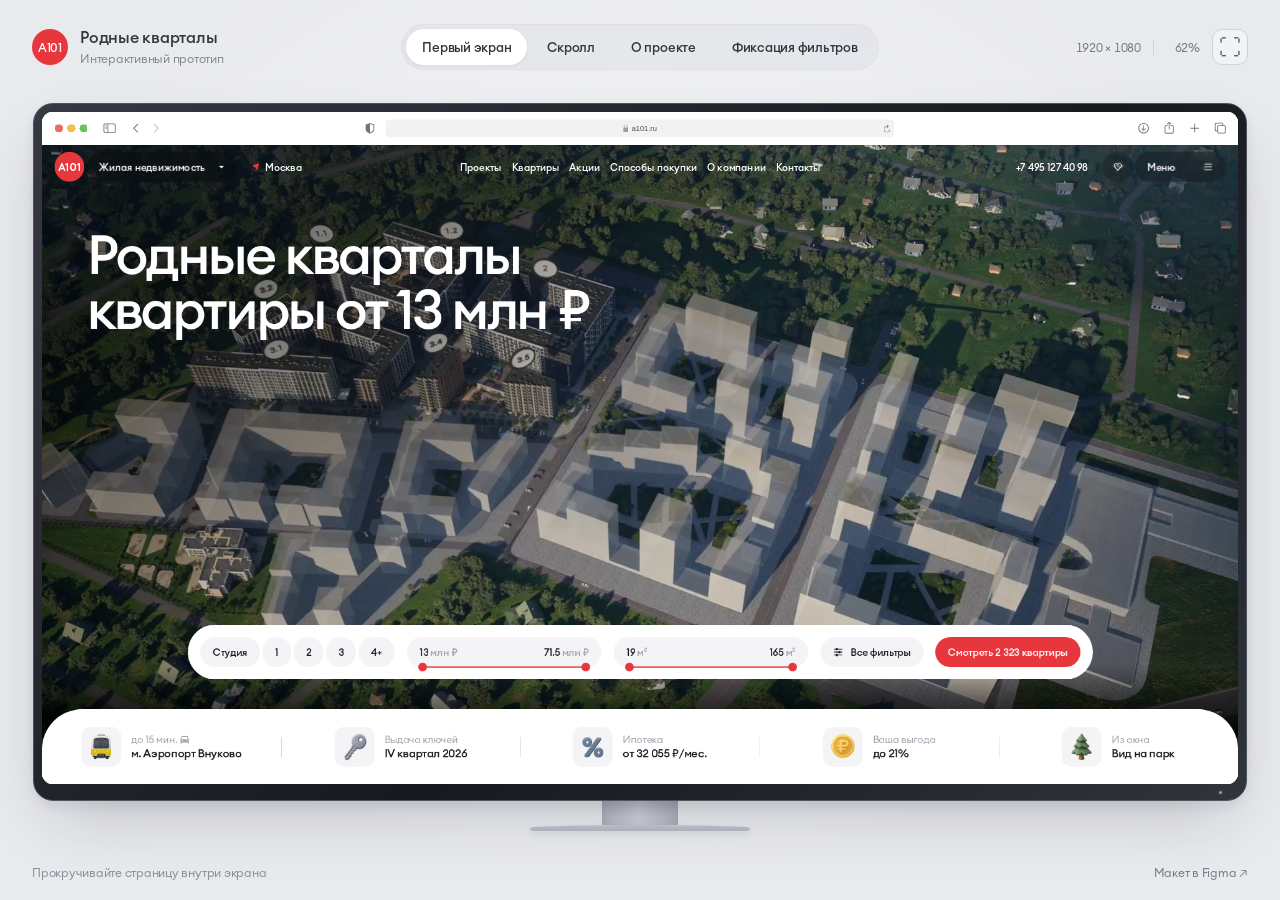
<file: index.html>
<!doctype html>
<html lang="ru">
<head>
  <meta charset="UTF-8">
  <meta name="viewport" content="width=device-width, initial-scale=1">
  <meta name="description" content="Интерактивный прототип А101 в экране 1920 × 1080. Скролл, фильтры и состояния страницы проекта.">
  <title>А101 — Родные кварталы · прототип 1920 × 1080</title>
  <link rel="icon" href="assets/52746.svg" type="image/svg+xml">
  <link rel="stylesheet" href="viewer.css">
  <script src="viewer.js" defer></script>
</head>
<body>
  <header class="viewer-header">
    <div class="viewer-project"><span class="viewer-brand">А101</span><div><h1>Родные кварталы</h1><p>Интерактивный прототип</p></div></div>
    <nav class="viewer-states" aria-label="Состояния прототипа"><button data-scene="top" aria-pressed="true">Первый экран</button><button data-scene="early" aria-pressed="false">Скролл</button><button data-scene="middle" aria-pressed="false">О проекте</button><button data-scene="about" aria-pressed="false">Фиксация фильтров</button></nav>
    <div class="viewer-tools"><span class="viewer-dimensions">1920 × 1080</span><span id="viewer-scale" class="viewer-scale" aria-label="Масштаб экрана">100%</span><button class="fullscreen-button" id="fullscreen-button" aria-label="На весь экран" title="На весь экран">⛶</button></div>
  </header>
  <main id="viewer-area" class="viewer-area" aria-label="Макет экрана">
    <div class="monitor">
      <div class="screen-frame"><div class="screen-window" id="screen-window"><iframe id="prototype-frame" src="scene.html?v=filter-video-20261025" title="Интерактивная страница проекта, экран 1920 на 1080" width="1920" height="1080" loading="eager" allow="autoplay; fullscreen"></iframe></div><span class="monitor-led" aria-hidden="true"></span></div>
      <div class="monitor-neck" aria-hidden="true"></div><div class="monitor-base" aria-hidden="true"></div>
    </div>
  </main>
  <footer class="viewer-footer"><span>Прокручивайте страницу внутри экрана</span><a href="https://www.figma.com/design/fknoyjL2gAd5ZjOf4hX5qn/?node-id=2108-5310" target="_blank" rel="noopener noreferrer">Макет в Figma ↗</a></footer>
</body>
</html>
</file>
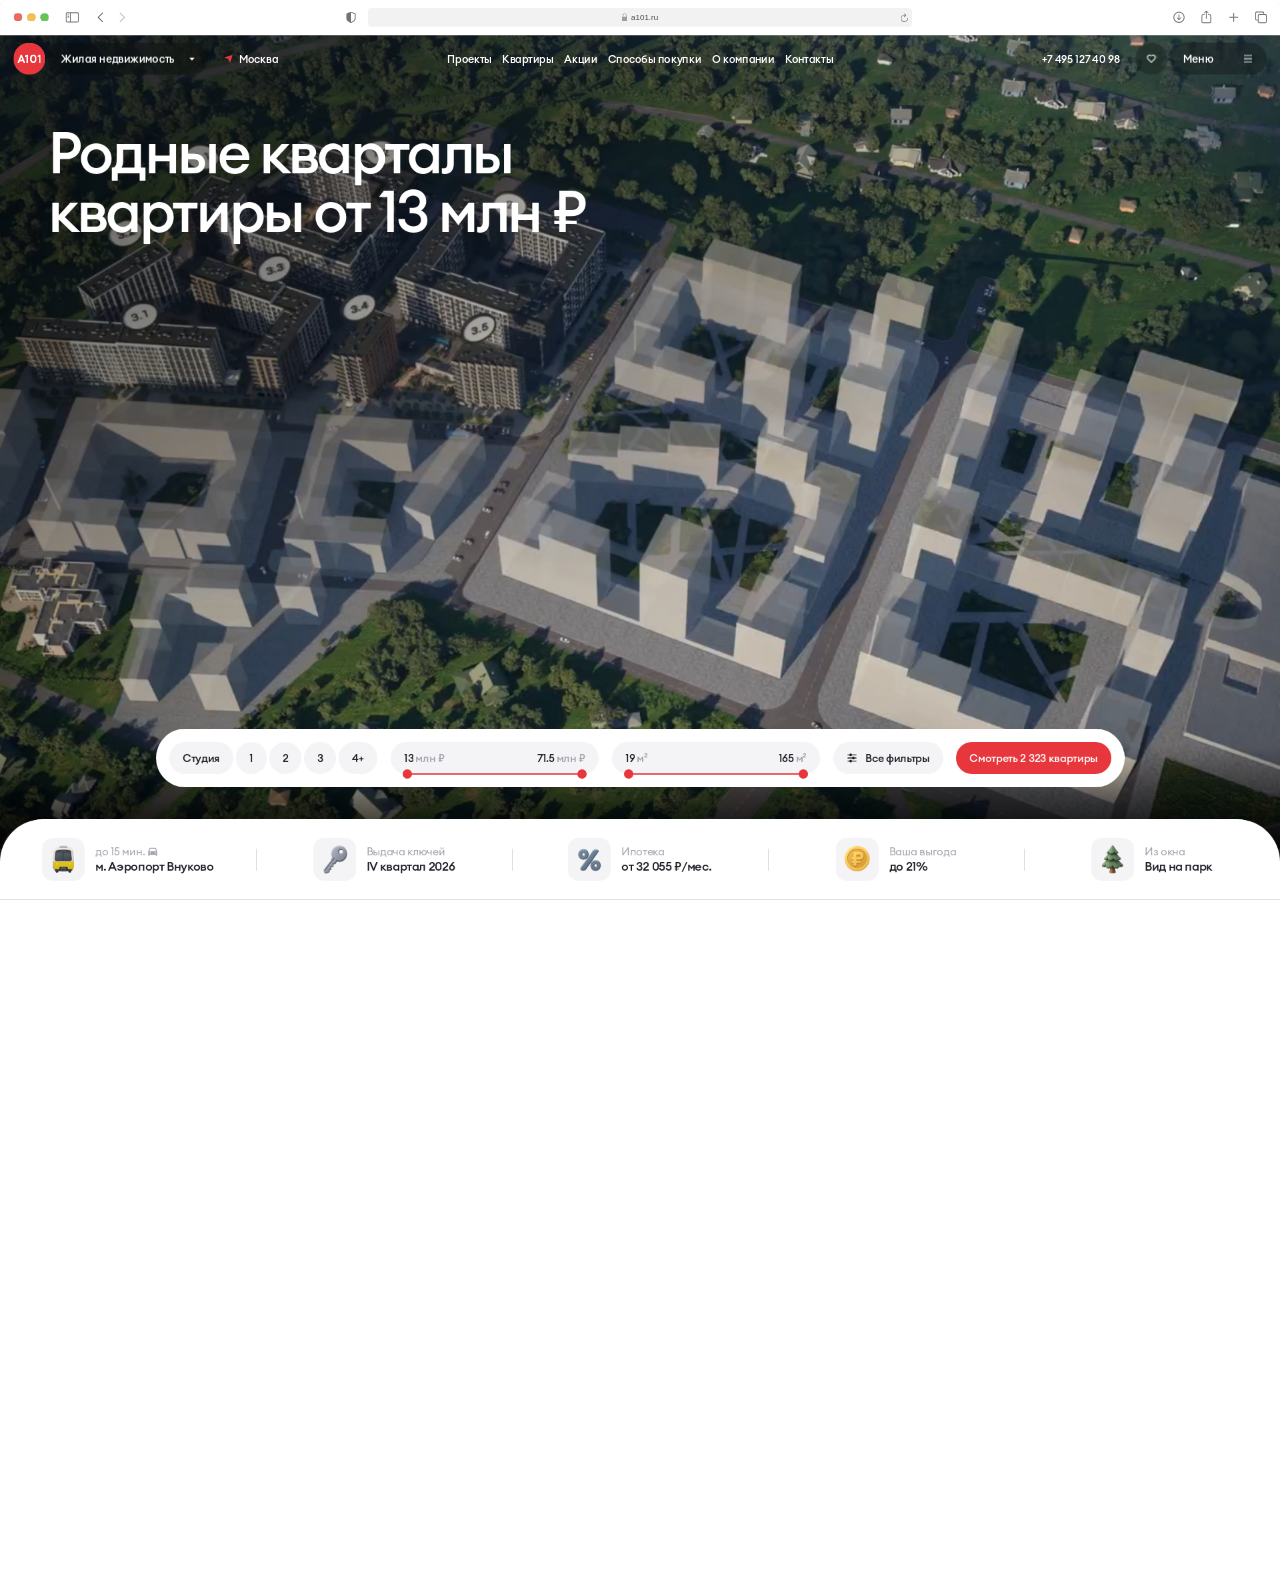
<file: scene.html>
<!doctype html>
<html lang="ru">
<head>
  <meta charset="UTF-8">
  <meta name="viewport" content="width=device-width, initial-scale=1">
  <meta name="description" content="Интерактивный прототип скролла страницы проекта А101. Макет 1920 × 1080.">
  <title>А101 — Родные кварталы · интерактивный прототип</title>
  <link rel="preload" href="assets/EuclidCircularA-Regular.otf" as="font" type="font/otf" crossorigin>
  <link rel="preload" href="assets/EuclidCircularA-Medium.otf" as="font" type="font/otf" crossorigin>
  <link rel="preload" href="assets/hero-poster.png" as="image">
  <link rel="stylesheet" href="style.css?v=filter-20261025">
  <script src="app.js?v=filter-20261025" defer></script>
</head>
<body>
  <div id="scroll-space" aria-hidden="true"></div>
  <div id="viewport">
    <main id="stage" aria-label="Прототип страницы проекта">
      <div class="hero" id="hero" aria-hidden="true">
        <video class="hero-media" id="hero-video" autoplay muted loop playsinline preload="auto" poster="assets/hero-poster.png" tabindex="-1">
          <source src="https://cdn.a101.ru/mmedia/p/pb/v/ea49af1fe4.mp4" type="video/mp4">
        </video>
        <div class="hero-shade"><img src="assets/21bc7.png" alt=""></div>
      </div>
      <h1 id="hero-title">Родные кварталы<br>квартиры от 13 млн ₽</h1>

      <section class="content" id="content" aria-label="О проекте">
        <div class="features" id="features">
          <div class="feature"><div class="feature-image airport"><img src="assets/80356.png" alt=""><span class="airport-overlay"><img src="assets/f2fec.svg" alt=""><img class="airport-final" src="assets/4b6bf.svg" alt=""></span></div><div><div class="feature-label">до 15 мин. <img src="assets/1a2f7.svg" alt="на автомобиле"></div><p>м. Аэропорт Внуково</p></div></div>
          <div class="feature"><div class="feature-image keys"><img src="assets/f619a.png" alt=""></div><div><div class="feature-label">Выдача ключей</div><p>IV квартал 2026</p></div></div>
          <div class="feature"><div class="feature-image percent"><img src="assets/a033f.png" alt=""></div><div><div class="feature-label">Ипотека</div><p>от 32 055 ₽/мес.</p></div></div>
          <div class="feature"><div class="feature-image coins"><img src="assets/3e422.png" alt=""></div><div><div class="feature-label">Ваша выгода</div><p>до 21%</p></div></div>
          <div class="feature"><div class="feature-image tree"><img src="assets/0b14a.png" alt=""></div><div><div class="feature-label">Из окна</div><p>Вид на парк</p></div></div>
        </div>
        <div class="about" id="about">
          <div class="project-text">
            <h2>Искусство<br>счастливой жизни</h2>
            <div class="project-copy">
              <p>В основе проекта — стиль жизни стран Северной Европы, которые стабильно лидируют в «рейтингах счастья». ЖК «Скандинавия» строится на границе Бутовского лесопарка в экологически благоприятной<br>юго-западной части Москвы — для тех, кто выбирает для себя и своей семьи комфорт мегаполиса, но жить предпочитает в окружении природы.</p>
              <p class="more-copy" id="more-copy" hidden>Здесь всё рядом: школы и детские сады, парки для прогулок и пространства для встреч. Выберите квартиру и узнайте больше о проекте с помощью фильтров выше.</p>
              <button class="text-button" id="read-more" aria-expanded="false" aria-controls="more-copy">Читать ещё <img src="assets/00113.svg" alt=""></button>
            </div>
          </div>
          <div class="about-grid">
            <div class="advantage-grid" id="advantage-grid">
              <article class="advantage"><div class="advantage-icon"><img src="assets/f6463.svg" alt=""></div><div><h3>7 садов и 4 школы</h3><p>уже открыты для ваших детей</p></div></article>
              <article class="advantage"><div class="advantage-icon"><img src="assets/5cace.svg" alt=""></div><div><h3>Московская прописка</h3><p>для жителей регионов</p></div></article>
              <article class="advantage"><div class="advantage-icon"><img src="assets/0643e.svg" alt=""></div><div><h3>6 садов и 3 школы</h3><p>проектируются и строятся</p></div></article>
              <article class="advantage"><div class="advantage-icon"><img src="assets/2f4df.svg" alt=""></div><div><h3>Планировки для семей</h3><p>для родителей и детей</p></div></article>
              <article class="advantage"><div class="advantage-icon"><img src="assets/f91ce.svg" alt=""></div><div><h3>Бутовский лесопарк 1610 га</h3><p>в 10 минутах пешком</p></div></article>
              <article class="advantage"><div class="advantage-icon"><img src="assets/cf7ca.svg" alt=""></div><div><h3>100 га пространств</h3><p>парковых и городских</p></div></article>
            </div>
            <div class="gallery" id="gallery" aria-label="Фотографии проекта">
              <div class="gallery-photo-stack"><img src="assets/3e19d.png" alt=""><img id="gallery-image" src="assets/b51b7.png" alt="Дома проекта Скандинавия, деревья и благоустроенная территория"></div>
              <button class="circle gallery-prev" id="gallery-prev" aria-label="Предыдущее фото"><img src="assets/e102f.svg" alt=""></button>
              <button class="circle gallery-next" id="gallery-next" aria-label="Следующее фото"><img src="assets/e102f.svg" alt=""></button>
              <button class="circle gallery-expand" id="gallery-expand" aria-label="Открыть фото на весь экран"><img src="assets/530a2.svg" alt=""></button>
              <div class="pagination" id="pagination"><img src="assets/e2c2f.svg" alt=""><img src="assets/e2c2f.svg" alt=""><span id="gallery-count">3 / 5</span><img src="assets/e2c2f.svg" alt=""><img src="assets/e2c2f.svg" alt=""></div>
            </div>
          </div>
        </div>
      </section>

      <form class="filter" id="filter" aria-label="Подбор квартиры">
        <div class="filter-fields">
          <div class="room-chips" role="group" aria-label="Количество комнат">
            <button type="button" class="chip" aria-pressed="false" data-room="Студия">Студия</button>
            <button type="button" class="chip" aria-pressed="false" data-room="1">1</button>
            <button type="button" class="chip" aria-pressed="false" data-room="2">2</button>
            <button type="button" class="chip" aria-pressed="false" data-room="3">3</button>
            <button type="button" class="chip" aria-pressed="false" data-room="4+">4+</button>
          </div>
          <div class="range-field" data-range="price" role="group" aria-label="Стоимость квартиры"><div class="range-values"><div class="number-fields"><label><span class="sr-only">Минимальная стоимость, млн рублей</span><input name="priceMin" id="price-min" type="number" min="13" max="71.5" step="0.5" value="13"><span>млн ₽</span></label><label><span class="sr-only">Максимальная стоимость, млн рублей</span><input name="priceMax" id="price-max" type="number" min="13" max="71.5" step="0.5" value="71.5"><span>млн ₽</span></label></div><div class="dual-range"><div class="range-track"></div><input type="range" min="13" max="71.5" step="0.5" value="13" aria-label="Нижняя граница стоимости" data-handle="min"><input type="range" min="13" max="71.5" step="0.5" value="71.5" aria-label="Верхняя граница стоимости" data-handle="max"></div></div></div>
          <div class="range-field" data-range="area" role="group" aria-label="Площадь квартиры"><div class="range-values"><div class="number-fields"><label><span class="sr-only">Минимальная площадь, м²</span><input name="areaMin" id="area-min" type="number" min="19" max="165" value="19"><span>м²</span></label><label><span class="sr-only">Максимальная площадь, м²</span><input name="areaMax" id="area-max" type="number" min="19" max="165" value="165"><span>м²</span></label></div><div class="dual-range"><div class="range-track"></div><input type="range" min="19" max="165" value="19" aria-label="Нижняя граница площади" data-handle="min"><input type="range" min="19" max="165" value="165" aria-label="Верхняя граница площади" data-handle="max"></div></div></div>
          <button type="button" class="pill all-filters" id="all-filters"><img src="assets/051d4.svg" alt="">Все фильтры</button>
        </div>
        <button type="submit" class="pill primary" id="results-button">Смотреть 2 323 квартиры</button>
      </form>

      <header class="site-header" id="site-header">
        <div class="header-left">
          <button class="logo" aria-label="А101 — в начало страницы" data-jump="top"><img src="assets/52746.svg" alt=""><img class="logo-one" src="assets/7e5f4.svg" alt=""><img class="logo-two" src="assets/bda00.svg" alt=""><img class="logo-zero" src="assets/86f29.svg" alt=""><img class="logo-a" src="assets/b53a4.svg" alt=""></button>
          <button class="pill property-button" id="property-button" aria-expanded="false">Жилая недвижимость<span class="header-state-icon"><img class="on-transparent" src="assets/e58b8.svg" alt=""><img class="on-white" src="assets/9485f.svg" alt=""></span></button>
          <button class="location-button" id="location-button"><span class="header-state-icon"><img class="on-transparent" src="assets/b36f6.svg" alt=""><img class="on-white" src="assets/63423.svg" alt=""></span>Москва</button>
        </div>
        <nav class="main-nav" aria-label="Основная навигация"><button data-jump="about">Проекты</button><button data-action="results">Квартиры</button><button data-info="Акции">Акции</button><button data-info="Способы покупки">Способы покупки</button><button data-jump="about">О компании</button><button data-info="Контакты">Контакты</button></nav>
        <div class="header-right"><a class="phone" href="tel:+74951274098">+7 495 127 40 98</a><button class="circle favorite" id="favorite" aria-label="Добавить проект в избранное" aria-pressed="false"><span class="header-state-icon"><img class="on-transparent" src="assets/e82b4.svg" alt=""><img class="on-white" src="assets/0d1de.svg" alt=""></span></button><button class="pill menu-button" id="menu-button" aria-expanded="false">Меню<img src="assets/b1612.svg" alt=""></button></div>
      </header>
      <div class="safari-toolbar" aria-hidden="true">
        <img class="traffic" src="assets/1e42e.svg" alt="">
        <img class="safari-sidebar" src="assets/13dcf.svg" alt="">
        <div class="safari-arrows"><img src="assets/2c45d.svg" alt=""><img src="assets/173c6.svg" alt=""></div>
        <div class="safari-address"><img src="assets/e12ef.svg" alt=""><div class="address-box"><span><img src="assets/fe0a3.svg" alt="">a101.ru</span><img src="assets/c9d03.svg" alt=""></div></div>
        <div class="safari-tools"><img src="assets/ceaa2.svg" alt=""><img src="assets/86048.svg" alt=""><img src="assets/a74c0.svg" alt=""><img src="assets/09228.svg" alt=""></div>
      </div>
      <div class="page-menu-wrap" id="page-menu-wrap"><button class="pill page-menu-button" id="page-menu-button" aria-expanded="false">Меню страницы<img src="assets/545d3.svg" alt=""></button></div>
      <div class="popover" id="header-popover" hidden></div>
      <div class="page-popover" id="page-popover" hidden><button data-jump="top">Первый экран</button><button data-jump="middle">Переход к проекту</button><button data-jump="about">О проекте</button><button data-action="results">Выбрать квартиру</button></div>
      <div class="toast" id="toast" role="status" hidden></div>

      <dialog id="dialog"><button class="dialog-close circle" aria-label="Закрыть окно">×</button><div id="dialog-body"></div></dialog>
    </main>
  </div>
  <noscript>Для интерактивного прототипа необходимо включить JavaScript.</noscript>
</body>
</html>
</file>
<file: viewer.css>
@font-face{font-family:Euclid;src:url('assets/EuclidCircularA-Regular.otf') format('opentype');font-weight:400;font-style:normal;font-display:swap}
@font-face{font-family:Euclid;src:url('assets/EuclidCircularA-Medium.otf') format('opentype');font-weight:500;font-style:normal;font-display:swap}
*{box-sizing:border-box}html,body{margin:0;height:100%;overflow:hidden}body{font-family:Euclid,Arial,sans-serif;color:#33363f;background:radial-gradient(ellipse at 50% 42%,#f6f6f8 0%,#e9eaee 70%);font-synthesis:none;-webkit-font-smoothing:antialiased;display:grid;grid-template-rows:auto minmax(0,1fr) auto;gap:18px;padding:24px 32px 18px;letter-spacing:-.24px}button,a{-webkit-tap-highlight-color:transparent}button{font:inherit;letter-spacing:inherit;border:0;cursor:pointer;color:inherit;background:none}button:focus-visible,a:focus-visible{outline:2px solid #e8363d;outline-offset:4px}button:hover{background:#ffffffcc}a{color:inherit;text-decoration:none}a:hover{color:#e8363d}.viewer-header{display:flex;align-items:center;justify-content:space-between;gap:24px;min-height:44px}.viewer-project{display:flex;align-items:center;gap:12px;min-width:240px}.viewer-brand{display:grid;place-items:center;width:36px;height:36px;border-radius:50%;background:#e8363d;color:white;font-size:12px;font-weight:500;letter-spacing:-.4px}.viewer-project h1{margin:0;font-size:16px;line-height:1.2;font-weight:500}.viewer-project p{margin:4px 0 0;font-size:12px;color:#858994}.viewer-states{display:flex;align-items:center;gap:4px;padding:4px;background:#dedfe680;border:1px solid #d7d9e180;border-radius:100px}.viewer-states button{padding:10px 16px;border-radius:100px;background:transparent;font-size:13px;font-weight:500;white-space:nowrap;transition:background .15s,box-shadow .15s}.viewer-states button[aria-pressed=true]{background:white;box-shadow:0 1px 4px #1b1d2410}.viewer-tools{display:flex;align-items:center;justify-content:flex-end;gap:12px;min-width:240px;color:#757a86;font-size:12px;font-variant-numeric:tabular-nums}.viewer-dimensions{padding-right:12px;border-right:1px solid #cfd2dc}.viewer-scale{min-width:34px;text-align:right}.fullscreen-button{width:36px;height:36px;padding:0;border:1px solid #cfd2dc;border-radius:10px;background:#ffffff66;color:#555c68;font-size:22px}.viewer-area{min-height:0;min-width:0;display:flex;align-items:center;justify-content:center}.monitor{display:flex;flex-direction:column;align-items:center;flex-shrink:0}.screen-frame{position:relative;padding:8px 8px 16px;border-radius:20px;background:linear-gradient(135deg,#363942,#16191e 56%,#30343b);border:1px solid #4e535e;box-shadow:0 28px 64px -20px #141a273b,0 5px 12px #141a2714}.screen-window{position:relative;width:1920px;height:1080px;overflow:hidden;border-radius:11px;background:white;isolation:isolate}.screen-window iframe{position:absolute;top:0;left:0;display:block;width:1920px;height:1080px;border:0;transform-origin:top left;background:white}.monitor-led{position:absolute;bottom:6px;right:24px;width:3px;height:3px;border-radius:50%;background:#94a899;box-shadow:0 0 4px #a4c6ae55}.monitor-neck{width:76px;height:24px;background:linear-gradient(90deg,#b2b6c0,#d0d2d9 48%,#afb3bd);box-shadow:inset 0 7px 8px #5b647329}.monitor-base{width:220px;height:6px;border-radius:50% 50% 3px 3px;background:linear-gradient(#c6c9d1,#b5b9c3);box-shadow:0 3px 7px #606a8126}.viewer-footer{display:flex;justify-content:space-between;gap:16px;font-size:12px;line-height:18px;color:#8b909c}.viewer-footer a{color:#777e8b}
@media(min-width:2800px){body{padding:32px 48px 24px;gap:24px}}
@media(max-width:1100px){body{padding:16px;gap:12px}.viewer-header{flex-wrap:wrap;gap:12px}.viewer-project,.viewer-tools{min-width:0}.viewer-states{order:3;justify-content:center;width:100%}.viewer-states button{flex:1}.screen-frame{border-radius:14px}.screen-window{border-radius:7px}}
@media(max-width:560px){body{padding:12px;gap:8px}.viewer-states button{padding:8px;font-size:10px}.viewer-project h1{font-size:14px}.viewer-brand{width:30px;height:30px;font-size:11px}.viewer-dimensions{display:none}.viewer-footer{font-size:10px}.monitor-neck{height:18px}.monitor-base{width:160px}}
@media(prefers-reduced-motion:reduce){*{transition:none!important}}
</file>
<file: style.css>
@font-face{font-family:Euclid;src:url('assets/EuclidCircularA-Regular.otf') format('opentype');font-weight:400;font-style:normal;font-display:swap}
@font-face{font-family:Euclid;src:url('assets/EuclidCircularA-Medium.otf') format('opentype');font-weight:500;font-style:normal;font-display:swap}
:root{--red:#e8363d;--ink:#1b1d24;--slate:#43495a;--muted:#a1a4ad;--grey:#f4f4f6;--outline:#d5d6dc}
*{box-sizing:border-box}html{background:white;scroll-behavior:auto;scrollbar-width:none}html::-webkit-scrollbar{display:none}body{margin:0;font-family:Euclid,Arial,sans-serif;color:var(--ink);font-size:16px;letter-spacing:-.32px;font-synthesis:none;-webkit-font-smoothing:antialiased;-moz-osx-font-smoothing:grayscale}button,input,select{font:inherit;letter-spacing:inherit}button,a,input{-webkit-tap-highlight-color:transparent}button{border:0;cursor:pointer;color:inherit;background:none}button:focus-visible,a:focus-visible,input:focus-visible,select:focus-visible{outline:2px solid var(--red);outline-offset:4px}button{transition:background-color .18s,color .18s,box-shadow .18s}button:hover{filter:brightness(.97)}a{color:inherit;text-decoration:none}p,h1,h2,h3{margin:0}img{display:block}button img{flex-shrink:0}button:disabled{cursor:default;opacity:.45}[hidden]{display:none!important}.sr-only{position:absolute;width:1px;height:1px;overflow:hidden;clip:rect(0,0,0,0);white-space:nowrap}
#scroll-space{height:2083px}#viewport{position:fixed;inset:0;overflow:clip;pointer-events:none}#stage{position:absolute;left:0;top:0;width:1920px;height:1080px;transform-origin:top left;overflow:clip;pointer-events:auto;background:white}
.hero{position:absolute;top:53px;left:0;width:1920px;height:968px;will-change:transform}.hero-media{position:absolute;top:0;width:1920px;height:950px;object-fit:cover;pointer-events:none}.hero-shade{position:absolute;inset:0;background:linear-gradient(180deg,transparent 86.105%,#000 100%)}.hero-shade>img{position:absolute;inset:0;opacity:.75;width:100%;height:100%;object-fit:cover}
#hero-title{position:absolute;left:72px;top:184px;width:1158px;font-size:88px;font-weight:500;line-height:1;letter-spacing:-4.4px;color:white;text-shadow:0 3px 1px #48484a0a,0 3px 8px #48484a1f;will-change:transform}
.content{position:absolute;left:0;top:959px;width:1920px;background:white;border-radius:64px 64px 0 0;overflow:hidden;will-change:transform}.features{height:121px;border-bottom:1px solid var(--outline);display:flex;align-items:center;justify-content:space-between;padding:20px 0}.feature{display:flex;align-items:center;justify-content:center;gap:16px;width:20%;position:relative;height:80px}.feature+.feature:before{content:'';width:1px;height:33px;background:#d5d6dc;position:absolute;left:0;top:24px}.feature-image{position:relative;width:64px;height:64px;background:#f4f4f6;border-radius:16px;overflow:hidden;flex-shrink:0}.feature-image>img{position:absolute;left:50%;top:50%;transform:translate(-50%,-50%);object-fit:cover;width:60.8px;height:60.8px}.feature-image.percent>img{width:51.2px;height:51.2px;left:calc(50% + .1px);top:calc(50% - .4px)}.feature-image.coins>img,.feature-image.tree>img{width:59.2px;height:59.2px}.feature-label{display:flex;align-items:center;gap:4px;color:var(--muted);line-height:1.28}.feature p{font-size:18px;line-height:1.28;font-weight:500;letter-spacing:-.36px}
.about{padding:100px 20px 0}.project-text{display:flex;gap:20px;justify-content:center;padding:0 280px;min-height:140px;margin-bottom:64px}.project-text h2{font-weight:500;font-size:52px;letter-spacing:-2.6px;line-height:.95;width:586px;flex-shrink:0;padding-right:24px}.project-copy{width:834px;flex-shrink:0;display:flex;flex-direction:column;gap:24px;color:var(--slate);line-height:1.48}.text-button{display:flex;align-items:center;gap:8px;padding:0;font-weight:500;line-height:1.28;color:var(--ink);width:max-content}.text-button img{transition:transform .2s}.text-button[aria-expanded=true] img{transform:rotate(180deg)}.more-copy{padding-top:4px}.about-grid{display:grid;grid-template-columns:808px 1fr;gap:20px;height:720px}.advantage-grid{display:grid;grid-template-columns:1fr 1fr;grid-template-rows:repeat(3,232px);gap:12px;position:relative;height:720px}.advantage{background:var(--grey);border-radius:24px;padding:24px;display:flex;flex-direction:column;justify-content:space-between;min-height:175px}.advantage-icon{width:52px;height:52px;border-radius:27px;background:var(--red);display:grid;place-items:center}.advantage h3{font-size:18px;line-height:1.28;font-weight:500;letter-spacing:-.36px;margin-bottom:4px}.advantage p{line-height:1.28;color:var(--slate)}
.gallery{height:720px;position:relative;border-radius:32px;overflow:hidden}.gallery-photo-stack{position:absolute;inset:0}.gallery-photo-stack>img{position:absolute;width:100%;height:100%;object-fit:cover;transition:opacity .2s}.circle{width:48px;height:48px;border-radius:50%;display:flex;align-items:center;justify-content:center;background:white;flex-shrink:0;padding:0}.gallery .circle{position:absolute;box-shadow:0 16px 24px #2828290f,0 2px 6px #2828290a,0 0 1px #2828290a}.gallery-prev{left:20px;top:calc(50% - 24px)}.gallery-next{right:20px;top:calc(50% - 24px)}.gallery-next img{transform:rotate(180deg)}.gallery-expand{top:20px;right:20px}.pagination{position:absolute;left:50%;transform:translateX(-50%);bottom:28px;display:flex;align-items:center;gap:12px}.pagination span{height:32px;min-width:70px;border-radius:100000px;background:white;backdrop-filter:blur(10px);padding:5px 16px 6px;font-weight:500;display:flex;align-items:center;justify-content:center}
.filter{position:absolute;z-index:5;left:233.5px;top:823px;width:1453px;height:88px;padding:20px;border-radius:64px;display:flex;align-items:center;justify-content:space-between;background:white;will-change:transform,left,width,border-radius}.filter-fields{display:flex;gap:20px;align-items:center;flex-shrink:0}.room-chips{display:flex;gap:4px}.chip,.pill{height:48px;display:inline-flex;align-items:center;justify-content:center;gap:12px;border-radius:1000px;background:var(--grey);padding:0 20px;font-weight:500;line-height:1.28;white-space:nowrap}.chip[aria-pressed=true]{color:white;background:var(--slate)}.chip{flex-shrink:0;padding:0;width:48px}.chip:first-child{width:96px}.chip:nth-child(2){width:46px}.chip:last-child{width:58px}.all-filters{width:165px;flex-shrink:0}.pill.primary{background:var(--red);color:white;min-width:232px}.pill.primary:hover{background:#d8222a;filter:none}.range-field{width:312px;height:48px;display:flex;align-items:center;background:var(--grey);border-radius:100000px;flex-shrink:0}.range-values{position:relative;flex:1;height:48px;padding:0 20px;min-width:0}.number-fields{display:flex;justify-content:space-between;align-items:center;height:48px;gap:8px}.number-fields label{display:flex;align-items:center;gap:3px;min-width:0}.number-fields label:last-child{justify-content:flex-end}.number-fields input{border:0;padding:0;color:var(--ink);background:transparent;min-width:1ch;width:3.3ch;-moz-appearance:textfield;font-weight:500}.number-fields input::-webkit-inner-spin-button,.number-fields input::-webkit-outer-spin-button{-webkit-appearance:none;margin:0}.number-fields label:last-child input{text-align:right}.number-fields label>span:not(.sr-only){color:var(--muted);white-space:nowrap;font-weight:500}.number-fields label>span:not(.sr-only)::first-letter{text-transform:none}.dual-range{height:16px;position:absolute;left:18px;right:18px;bottom:-7.5px}.range-track{height:2px;position:absolute;top:7px;left:0;right:0;background:var(--red);border-radius:2px}.dual-range input{position:absolute;top:0;left:0;margin:0;height:16px;width:100%;background:transparent;-webkit-appearance:none;appearance:none;pointer-events:none;padding:0;outline-offset:3px}.dual-range input::-webkit-slider-runnable-track{background:transparent;height:2px}.dual-range input::-webkit-slider-thumb{appearance:none;-webkit-appearance:none;height:14px;width:14px;border:0;border-radius:50%;background:var(--red) url('assets/b07ee.svg') center no-repeat;margin-top:-6px;pointer-events:auto;cursor:ew-resize}.dual-range input::-moz-range-track{background:transparent;height:2px}.dual-range input::-moz-range-thumb{height:14px;width:14px;border:0;border-radius:50%;background:var(--red) url('assets/b07ee.svg') center no-repeat;pointer-events:auto;cursor:ew-resize}.filter.docked{border-bottom:1px solid var(--grey)}
.site-header{--nav-hover:var(--outline);position:absolute;z-index:10;left:0;top:53px;width:1920px;height:70px;padding:0 20px;display:flex;align-items:center;justify-content:space-between;color:white;isolation:isolate}.site-header:before{content:'';position:absolute;z-index:-1;inset:0;background:white;opacity:var(--header-white,0);box-shadow:0 1px #1b1d240a}.site-header.is-white{--nav-hover:var(--red);color:var(--ink)}.header-left{display:flex;align-items:center;gap:4px}.logo{width:48px;height:48px;padding:0;position:relative;flex-shrink:0}.logo>img{position:absolute;transform:rotate(180deg) scaleX(-1)}.logo>img:first-child{left:0;top:0}.logo .logo-one{left:17.064px;top:18.139px}.logo .logo-two{left:35.568px;top:18.134px}.logo .logo-zero{left:24.633px;top:18px}.logo .logo-a{left:6px;top:18.125px}.property-button{width:240px;justify-content:space-between;gap:0;color:var(--ink);padding-right:16px}.location-button{display:flex;align-items:center;gap:8px;padding:0;margin-left:20px;font-weight:500}.main-nav{display:flex;gap:16px;position:absolute;left:50%;transform:translateX(-50%);align-items:center}.main-nav button{padding:0;font-weight:500;white-space:nowrap;line-height:1.28}.main-nav button:hover{color:var(--nav-hover);filter:none}.header-right{display:flex;align-items:center;gap:4px}.phone{margin-right:20px;font-weight:500}.favorite{background:var(--grey);position:relative}.favorite[aria-pressed=true]{box-shadow:inset 0 0 0 2px var(--red);background:#fff0f1}.favorite[aria-pressed=true]:after{content:'';position:absolute;width:6px;height:6px;right:7px;top:7px;background:var(--red);border-radius:50%}.menu-button{background:var(--slate);color:white;width:145px;justify-content:space-between}
.safari-toolbar{position:absolute;z-index:20;left:0;top:0;width:1920px;height:53px;background:white;box-shadow:0 .5px #00000026;border-radius:10px 10px 0 0;pointer-events:none}.traffic{position:absolute;left:21px;top:20px}.safari-sidebar{position:absolute;left:92px;top:12px}.safari-arrows{position:absolute;left:134px;top:12px;display:flex}.safari-tools{position:absolute;right:12px;top:12px;display:flex;gap:8px}.safari-address{position:absolute;left:510px;top:12px;width:900px;height:28px;display:flex;align-items:center;gap:9px}.address-box{position:relative;display:flex;align-items:center;justify-content:center;width:816px;height:28px;border-radius:6px;background:#0000000d;color:#4c4c4c;font:12px -apple-system,BlinkMacSystemFont,sans-serif;letter-spacing:0}.address-box span{display:flex;align-items:center;gap:6px}.address-box>img{position:absolute;right:6.33px;top:8px}
.page-menu-wrap{position:absolute;bottom:0;left:0;width:1920px;height:88px;padding-bottom:40px;display:flex;align-items:start;justify-content:center;z-index:8;background:linear-gradient(transparent,#ffffffcc);opacity:0;pointer-events:none;transform:translateY(20px);transition:opacity .22s,transform .22s}.page-menu-wrap.visible{opacity:1;pointer-events:auto;transform:none}.page-menu-button{background:white;box-shadow:0 0 32px #28282914,0 0 6px #2828290a,0 0 1px #2828290a}.popover,.page-popover{position:absolute;z-index:30;background:white;box-shadow:0 16px 40px #1b1d2426;border:1px solid var(--grey);padding:12px;border-radius:24px;min-width:240px}.popover{top:123px;left:72px}.page-popover{bottom:108px;left:50%;transform:translateX(-50%);width:300px}.popover button,.page-popover button{display:block;width:100%;text-align:left;border-radius:12px;padding:14px 16px}.popover button:hover,.page-popover button:hover{background:var(--grey)}.toast{position:absolute;z-index:45;bottom:110px;left:50%;transform:translateX(-50%);padding:16px 24px;border-radius:100px;background:var(--slate);color:white;box-shadow:0 8px 32px #0002}
dialog{position:fixed;z-index:50;inset:0;margin:auto;width:760px;max-width:none;max-height:calc(100% - 130px);border:0;border-radius:32px;padding:48px;color:var(--ink);box-shadow:0 24px 80px #0003;font:16px Euclid,Arial,sans-serif;letter-spacing:-.32px;overflow:auto}dialog::backdrop{background:#1b1d2473;backdrop-filter:blur(8px)}.dialog-close{position:absolute;right:18px;top:18px;background:var(--grey);font-size:32px;font-weight:400}.dialog-title{font-size:40px;line-height:1.05;font-weight:500;letter-spacing:-1.5px;margin-bottom:24px;padding-right:30px}.dialog-lead{color:var(--slate);line-height:1.48;margin-bottom:24px}.dialog-fields{display:flex;gap:12px;margin-bottom:24px}.dialog-field{display:flex;flex-direction:column;gap:8px;flex:1}.dialog-field select{width:100%;padding:14px 16px;border-radius:16px;border:1px solid var(--outline);background:var(--grey);color:var(--ink)}.dialog-actions{display:flex;gap:12px;margin-top:24px}.summary-list{display:flex;flex-direction:column;gap:16px;border-radius:20px;background:var(--grey);padding:24px}.summary-list>div{display:flex;justify-content:space-between;gap:20px}.summary-list dt{color:var(--slate)}.summary-list dd{margin:0;font-weight:500}.demo-note{font-size:14px;line-height:1.48;color:var(--muted);margin-top:24px}dialog.photo-dialog{width:1600px;padding:20px;background:#1b1d24;overflow:hidden}dialog.photo-dialog .dialog-close{z-index:2}dialog.photo-dialog #dialog-body>img{width:100%;max-height:880px;object-fit:contain;border-radius:16px}
@media(prefers-reduced-motion:reduce){*{transition:none!important;scroll-behavior:auto!important}}

.airport-overlay{position:absolute;left:16.38px;top:34.93px;width:31.152px;height:11.957px;opacity:80%}.airport-overlay>img{position:absolute;inset:0}

.airport-final{opacity:0}

/* Figma headerNew: dark translucent controls above the hero video. */
.header-state-icon{display:inline-grid;place-items:center;flex-shrink:0}
.header-state-icon>img{grid-area:1/1}
.site-header:not(.is-white) .on-white,.site-header.is-white .on-transparent{display:none}
.site-header:not(.is-white) .property-button,
.site-header:not(.is-white) .favorite:not([aria-pressed=true]),
.site-header:not(.is-white) .menu-button{background:rgba(0,0,0,.25);-webkit-backdrop-filter:blur(27.5px);backdrop-filter:blur(27.5px);color:white}
.site-header:not(.is-white) .main-nav{left:calc(50% + .5px)}

@supports(field-sizing:content){.number-fields input{field-sizing:content;width:auto}}
</file>
